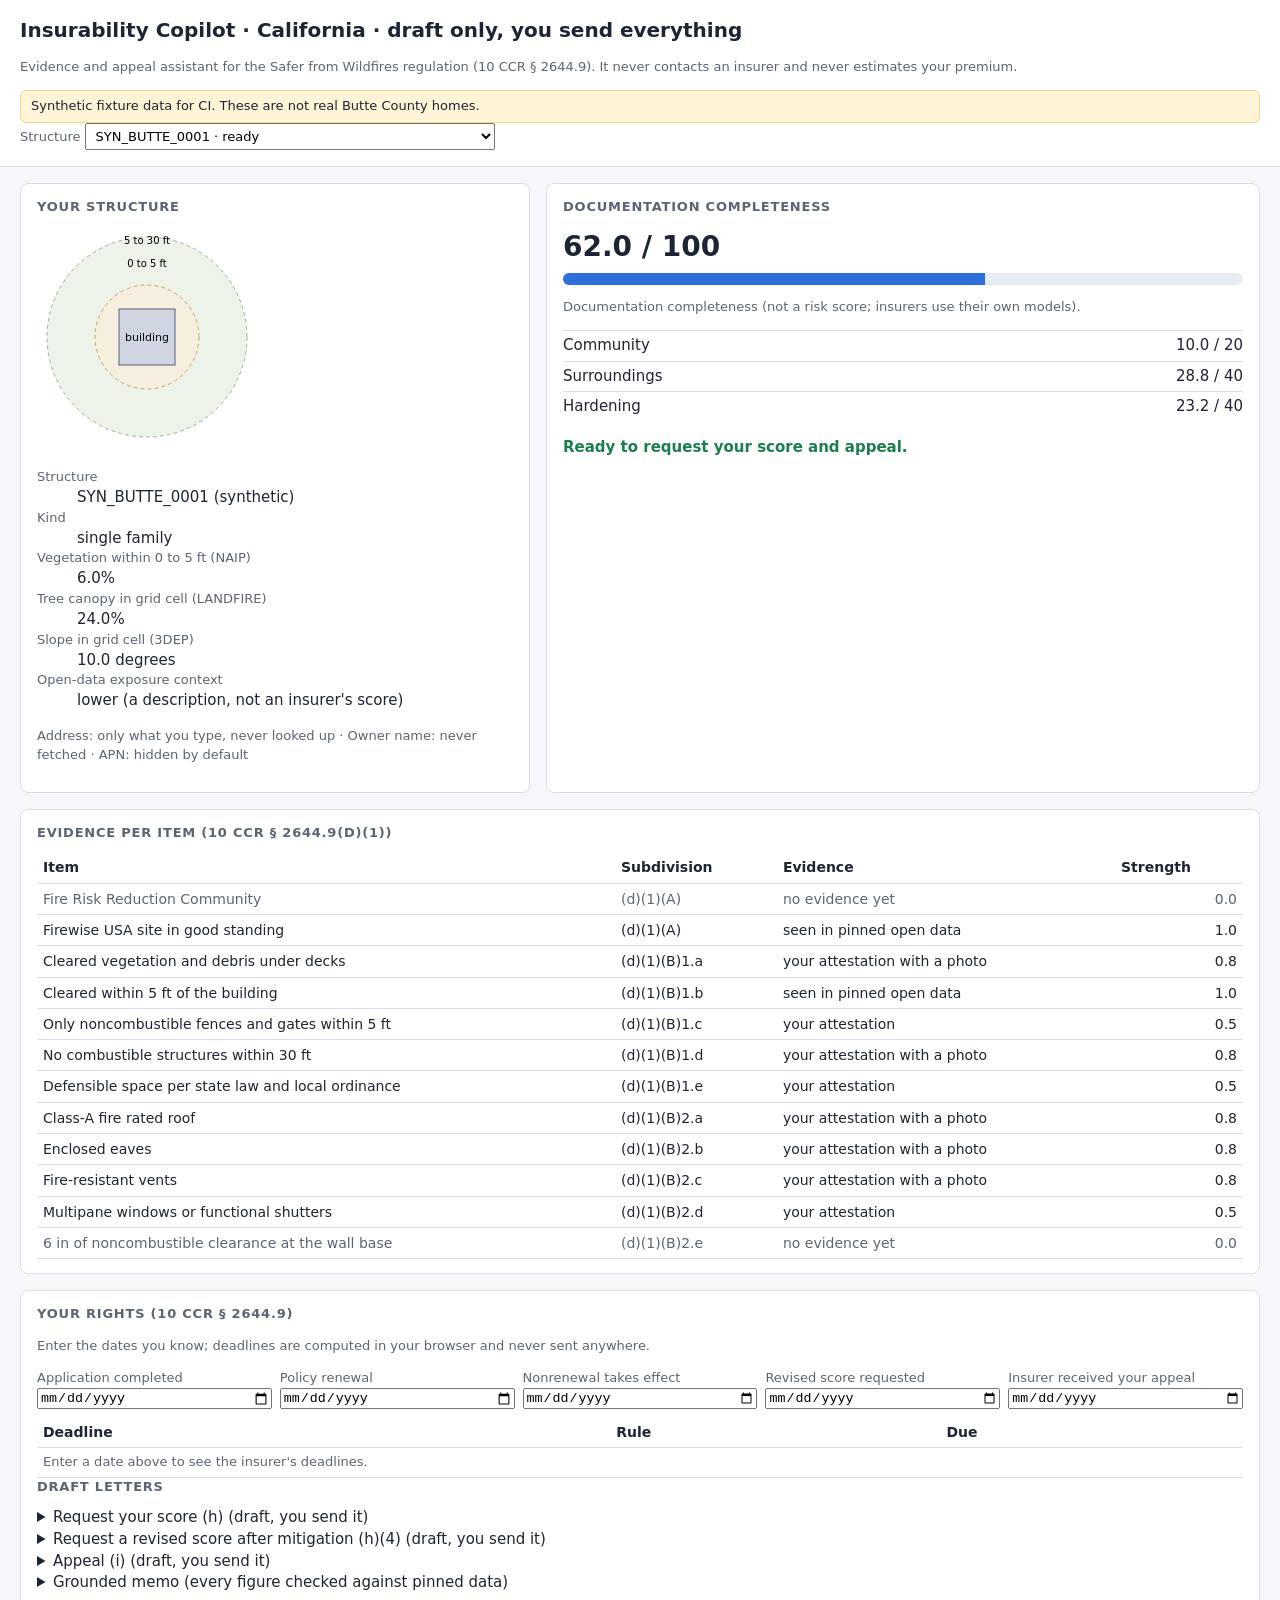
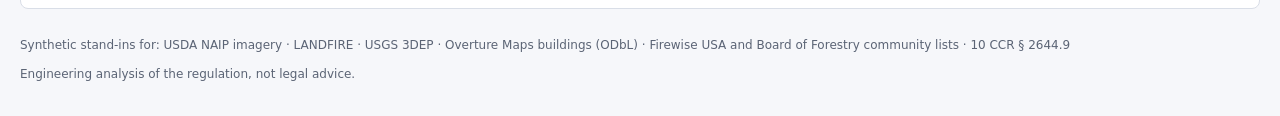
<file: web/p02-insurability-copilot/index.html>
<!doctype html>
<html lang="en">
<head>
  <meta charset="utf-8">
  <meta name="viewport" content="width=device-width, initial-scale=1">
  <title>Product 02: Insurability Copilot (California)</title>
  <!-- Zero build, zero third-party scripts: plain HTML, CSS and two local JS files. -->
  <link rel="stylesheet" href="style.css">
</head>
<body>
  <header>
    <h1>Insurability Copilot · California · draft only, you send everything</h1>
    <p class="muted">Evidence and appeal assistant for the Safer from Wildfires regulation (10 CCR § 2644.9).
      It never contacts an insurer and never estimates your premium.</p>
    <p class="banner">Synthetic fixture data for CI. These are not real Butte County homes.</p>
    <label class="muted">Structure
      <select id="picker" aria-label="Choose a synthetic structure"></select>
    </label>
  </header>
  <main>
    <section id="structure" aria-labelledby="h-structure">
      <h2 id="h-structure">Your structure</h2>
      <svg id="rings" viewBox="0 0 220 220" width="220" height="220" role="img"
        aria-label="Schematic of the building with its 0 to 5 ft and 5 to 30 ft rings">
        <circle cx="110" cy="110" r="100" fill="#eef3ea" stroke="#9db58f" stroke-dasharray="4 3"></circle>
        <circle cx="110" cy="110" r="52" fill="#f6efe0" stroke="#c9a85c" stroke-dasharray="4 3"></circle>
        <rect x="82" y="82" width="56" height="56" fill="#cfd6e2" stroke="#56627a"></rect>
        <text x="110" y="114" text-anchor="middle" font-size="11">building</text>
        <text x="110" y="40" text-anchor="middle" font-size="10">0 to 5 ft</text>
        <text x="110" y="17" text-anchor="middle" font-size="10">5 to 30 ft</text>
      </svg>
      <dl id="facts"></dl>
      <p class="muted">Address: only what you type, never looked up · Owner name: never fetched ·
        APN: hidden by default</p>
    </section>
    <section id="completeness" aria-labelledby="h-completeness">
      <h2 id="h-completeness">Documentation completeness</h2>
      <div id="score-panel"></div>
    </section>
    <section class="wide" aria-labelledby="h-evidence">
      <h2 id="h-evidence">Evidence per item (10 CCR § 2644.9(d)(1))</h2>
      <table>
        <thead><tr><th>Item</th><th>Subdivision</th><th>Evidence</th><th class="num">Strength</th></tr></thead>
        <tbody id="checklist"></tbody>
      </table>
    </section>
    <section class="wide" aria-labelledby="h-rights">
      <h2 id="h-rights">Your rights (10 CCR § 2644.9)</h2>
      <p class="muted">Enter the dates you know; deadlines are computed in your browser and never sent anywhere.</p>
      <div class="dates" id="date-inputs">
        <label>Application completed <input type="date" data-field="application_completed"></label>
        <label>Policy renewal <input type="date" data-field="renewal"></label>
        <label>Nonrenewal takes effect <input type="date" data-field="nonrenewal_effective"></label>
        <label>Revised score requested <input type="date" data-field="revised_score_requested"></label>
        <label>Insurer received your appeal <input type="date" data-field="appeal_received"></label>
      </div>
      <table>
        <thead><tr><th>Deadline</th><th>Rule</th><th>Due</th></tr></thead>
        <tbody id="deadlines"></tbody>
      </table>
      <h2>Draft letters</h2>
      <div id="letters"></div>
      <details>
        <summary>Grounded memo (every figure checked against pinned data)</summary>
        <pre id="memo"></pre>
      </details>
    </section>
  </main>
  <footer>
    <p id="attribution"></p>
    <p>Engineering analysis of the regulation, not legal advice.</p>
  </footer>
  <script src="deadlines.js"></script>
  <script src="app.js"></script>
</body>
</html>
</file>
<file: web/p02-insurability-copilot/style.css>
:root { --ink: #1d2433; --muted: #5b6475; --line: #d9dee7; --ok: #1b7f4d; --warn: #9a5b00; --bar: #2f6fdb; }
* { box-sizing: border-box; }
body { margin: 0; font: 15px/1.45 system-ui, -apple-system, "Segoe UI", sans-serif; color: var(--ink); background: #f6f7fa; }
header { padding: 16px 20px; background: #fff; border-bottom: 1px solid var(--line); }
header h1 { margin: 0 0 4px; font-size: 20px; }
.banner { margin: 6px 0 0; padding: 6px 10px; background: #fff4d6; border: 1px solid #f0d58a; border-radius: 6px; font-size: 13px; }
main { display: grid; grid-template-columns: minmax(260px, 1fr) minmax(320px, 1.4fr); gap: 16px; padding: 16px 20px; }
section { background: #fff; border: 1px solid var(--line); border-radius: 8px; padding: 14px 16px; }
section h2 { margin: 0 0 10px; font-size: 13px; letter-spacing: .06em; text-transform: uppercase; color: var(--muted); }
.wide { grid-column: 1 / -1; }
.muted { color: var(--muted); font-size: 13px; }
.score { font-size: 28px; font-weight: 650; }
.meter { height: 12px; background: #e8ecf3; border-radius: 6px; overflow: hidden; margin: 6px 0 4px; }
.meter > span { display: block; height: 100%; background: var(--bar); }
.blocks { list-style: none; padding: 0; margin: 10px 0 0; }
.blocks li { display: flex; justify-content: space-between; border-top: 1px solid var(--line); padding: 4px 0; }
.abstain { border-left: 4px solid var(--warn); padding-left: 10px; }
table { width: 100%; border-collapse: collapse; font-size: 14px; }
th, td { text-align: left; padding: 5px 6px; border-bottom: 1px solid var(--line); vertical-align: top; }
td.num { text-align: right; font-variant-numeric: tabular-nums; }
tr.unknown td { color: var(--muted); }
.dates { display: grid; grid-template-columns: repeat(auto-fill, minmax(200px, 1fr)); gap: 8px; margin: 8px 0; }
.dates label { display: flex; flex-direction: column; font-size: 13px; color: var(--muted); }
pre { white-space: pre-wrap; background: #f3f5f9; border: 1px solid var(--line); border-radius: 6px; padding: 10px; font-size: 13px; }
select { font: inherit; padding: 4px 6px; }
.ready { color: var(--ok); font-weight: 600; }
footer { padding: 0 20px 20px; font-size: 12px; color: var(--muted); }
@media (max-width: 760px) { main { grid-template-columns: 1fr; } }
</file>
